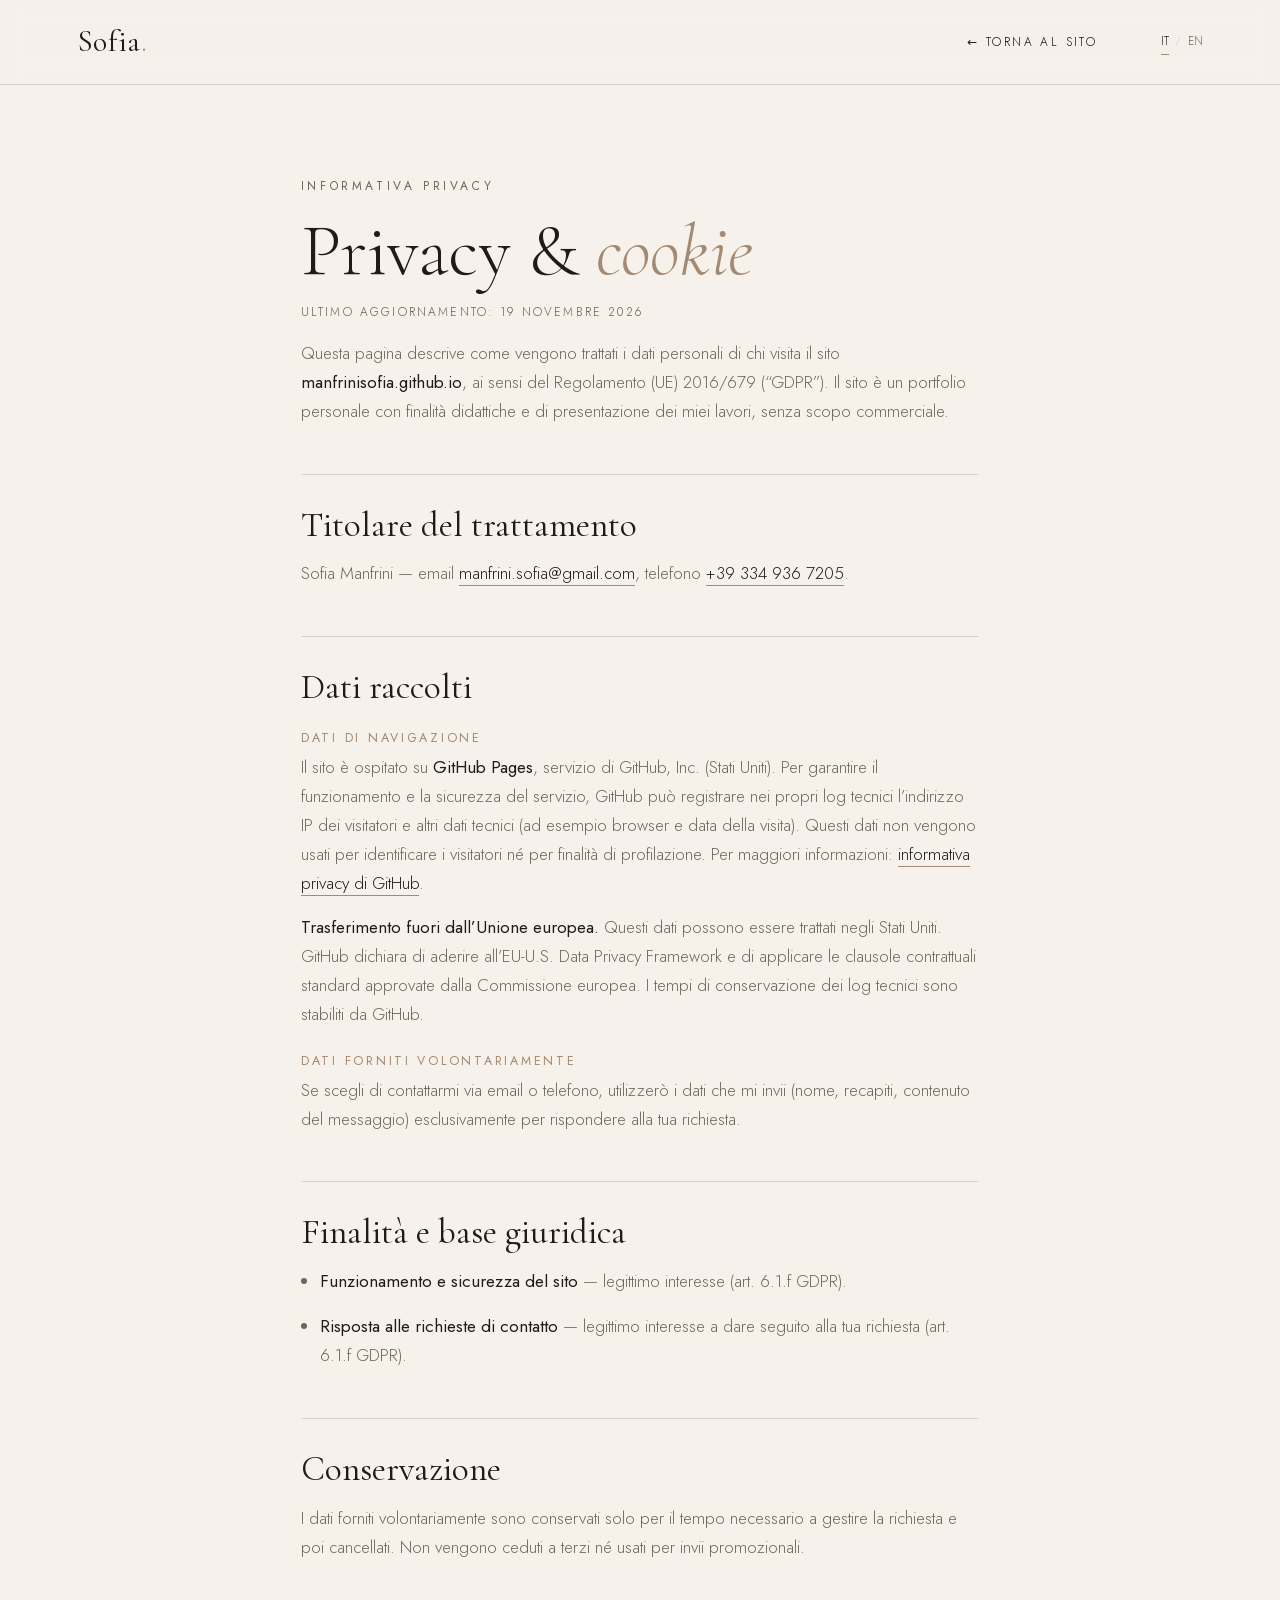
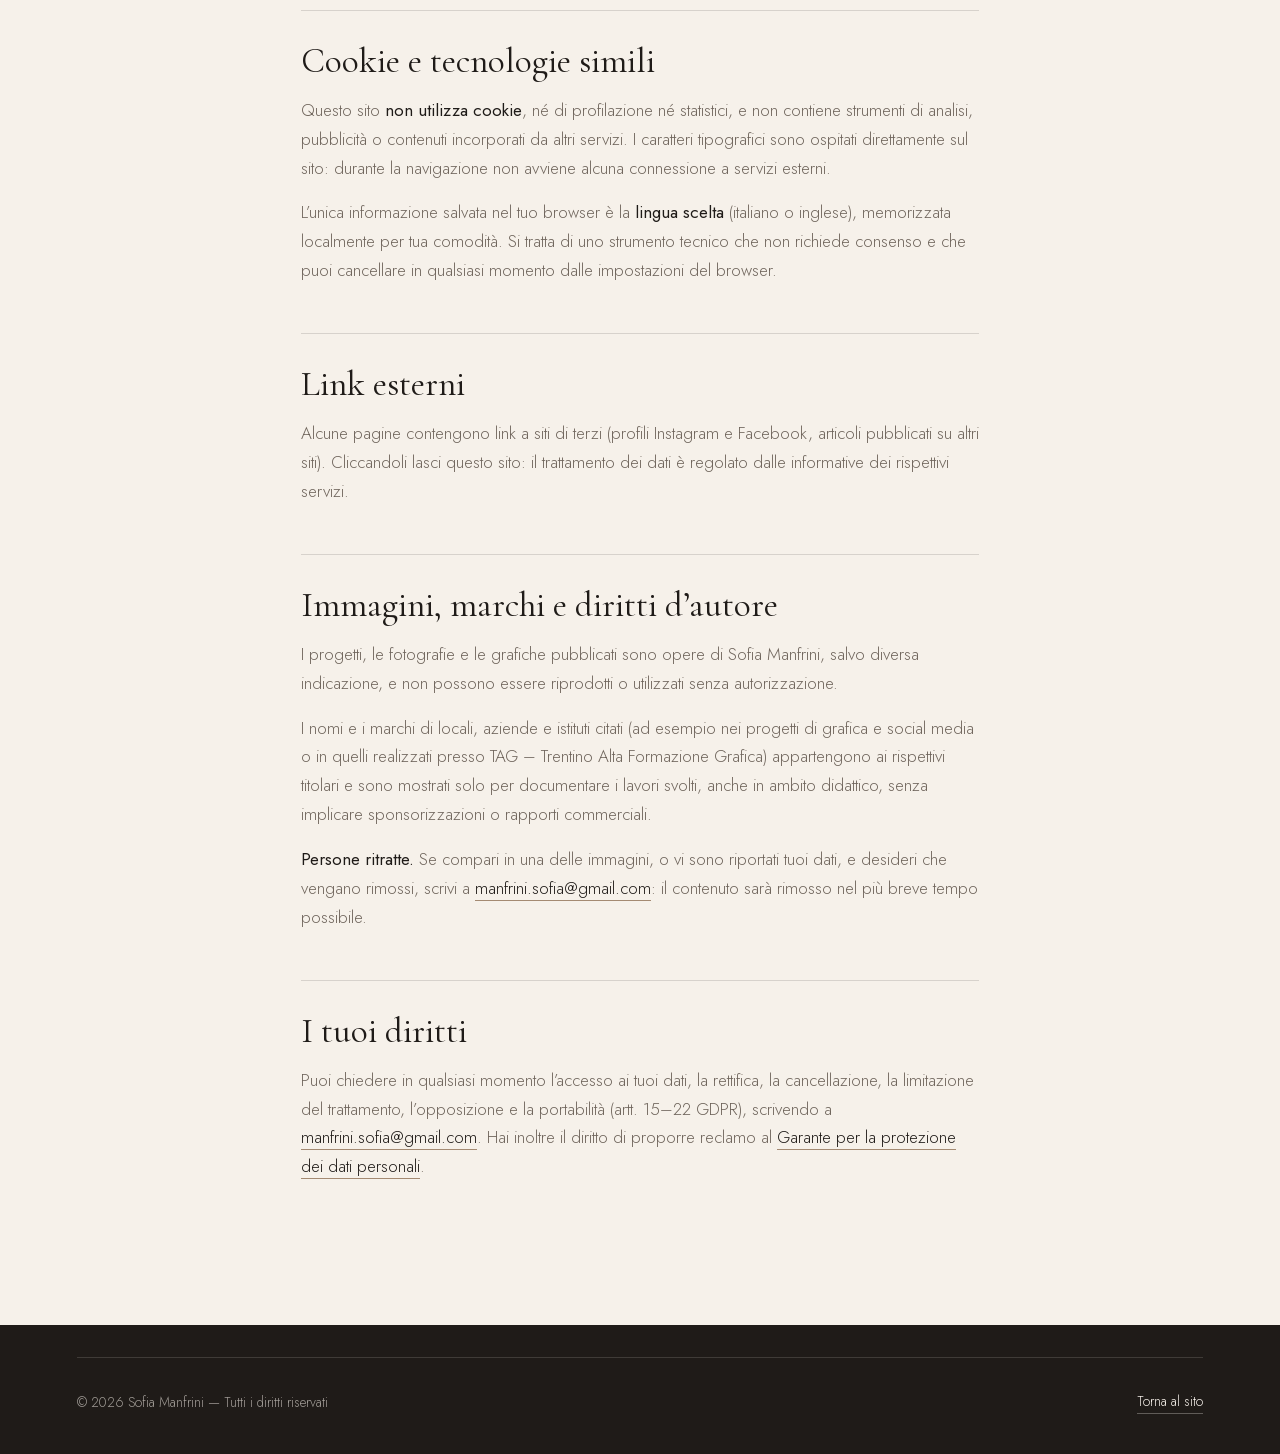
<file: privacy.html>
<!DOCTYPE html>
<html lang="it">
<head>
  <meta charset="UTF-8">
  <meta name="viewport" content="width=device-width, initial-scale=1.0">
  <title>Privacy — Sofia Manfrini</title>
  <meta name="description" content="Informativa privacy del sito di Sofia Manfrini.">
  <meta name="robots" content="noindex">
  <link rel="preload" href="assets/fonts/cormorant-garamond-normal-latin.woff2" as="font" type="font/woff2" crossorigin>
  <link rel="preload" href="assets/fonts/jost-normal-latin.woff2" as="font" type="font/woff2" crossorigin>
  <link rel="stylesheet" href="assets/fonts.css?v=b0bdcb07">
  <link rel="stylesheet" href="styles.css?v=56c73c42">
</head>
<body class="legal-page">

  <header class="nav scrolled" id="nav">
    <a href="index.html" class="logo">Sofia<span>.</span></a>
    <a href="index.html" class="legal-back" data-lang-it="← Torna al sito" data-lang-en="← Back to the site">← Torna al sito</a>
    <div class="lang-switch" id="langSwitch">
      <button data-lang="it" class="active">IT</button><span>/</span><button data-lang="en">EN</button>
    </div>
  </header>

  <main class="legal section">

    <!-- ITALIANO -->
    <article lang="it">
      <p class="eyebrow">Informativa privacy</p>
      <h1>Privacy &amp; <em>cookie</em></h1>
      <p class="legal-updated">Ultimo aggiornamento: 19 novembre 2026</p>

      <p>Questa pagina descrive come vengono trattati i dati personali di chi visita il sito
        <strong>manfrinisofia.github.io</strong>, ai sensi del Regolamento (UE) 2016/679 (“GDPR”).
        Il sito è un portfolio personale con finalità didattiche e di presentazione dei miei lavori,
        senza scopo commerciale.</p>

      <h2>Titolare del trattamento</h2>
      <p>Sofia Manfrini — email <a href="mailto:manfrini.sofia@gmail.com">manfrini.sofia@gmail.com</a>,
        telefono <a href="tel:+393349367205">+39 334 936 7205</a>.</p>

      <h2>Dati raccolti</h2>
      <h3>Dati di navigazione</h3>
      <p>Il sito è ospitato su <strong>GitHub Pages</strong>, servizio di GitHub, Inc. (Stati Uniti).
        Per garantire il funzionamento e la sicurezza del servizio, GitHub può registrare nei propri log tecnici
        l’indirizzo IP dei visitatori e altri dati tecnici (ad esempio browser e data della visita).
        Questi dati non vengono usati per identificare i visitatori né per finalità di profilazione.
        Per maggiori informazioni:
        <a href="https://docs.github.com/site-policy/privacy-policies/github-general-privacy-statement" target="_blank" rel="noopener">informativa privacy di GitHub</a>.</p>
      <p><strong>Trasferimento fuori dall’Unione europea.</strong> Questi dati possono essere trattati negli Stati Uniti.
        GitHub dichiara di aderire all’EU-U.S. Data Privacy Framework e di applicare le clausole contrattuali standard
        approvate dalla Commissione europea. I tempi di conservazione dei log tecnici sono stabiliti da GitHub.</p>

      <h3>Dati forniti volontariamente</h3>
      <p>Se scegli di contattarmi via email o telefono, utilizzerò i dati che mi invii
        (nome, recapiti, contenuto del messaggio) esclusivamente per rispondere alla tua richiesta.</p>

      <h2>Finalità e base giuridica</h2>
      <ul>
        <li><strong>Funzionamento e sicurezza del sito</strong> — legittimo interesse (art. 6.1.f GDPR).</li>
        <li><strong>Risposta alle richieste di contatto</strong> — legittimo interesse a dare seguito alla tua richiesta (art. 6.1.f GDPR).</li>
      </ul>

      <h2>Conservazione</h2>
      <p>I dati forniti volontariamente sono conservati solo per il tempo necessario a gestire la richiesta
        e poi cancellati. Non vengono ceduti a terzi né usati per invii promozionali.</p>

      <h2>Cookie e tecnologie simili</h2>
      <p>Questo sito <strong>non utilizza cookie</strong>, né di profilazione né statistici, e non contiene
        strumenti di analisi, pubblicità o contenuti incorporati da altri servizi.
        I caratteri tipografici sono ospitati direttamente sul sito: durante la navigazione non avviene alcuna
        connessione a servizi esterni.</p>
      <p>L’unica informazione salvata nel tuo browser è la <strong>lingua scelta</strong> (italiano o inglese),
        memorizzata localmente per tua comodità. Si tratta di uno strumento tecnico che non richiede consenso
        e che puoi cancellare in qualsiasi momento dalle impostazioni del browser.</p>

      <h2>Link esterni</h2>
      <p>Alcune pagine contengono link a siti di terzi (profili Instagram e Facebook, articoli pubblicati su altri siti).
        Cliccandoli lasci questo sito:
        il trattamento dei dati è regolato dalle informative dei rispettivi servizi.</p>

      <h2>Immagini, marchi e diritti d’autore</h2>
      <p>I progetti, le fotografie e le grafiche pubblicati sono opere di Sofia Manfrini, salvo diversa indicazione,
        e non possono essere riprodotti o utilizzati senza autorizzazione.</p>
      <p>I nomi e i marchi di locali, aziende e istituti citati (ad esempio nei progetti di grafica e social media
        o in quelli realizzati presso TAG – Trentino Alta Formazione Grafica) appartengono ai rispettivi titolari
        e sono mostrati solo per documentare i lavori svolti, anche in ambito didattico, senza implicare
        sponsorizzazioni o rapporti commerciali.</p>
      <p><strong>Persone ritratte.</strong> Se compari in una delle immagini, o vi sono riportati tuoi dati,
        e desideri che vengano rimossi, scrivi a <a href="mailto:manfrini.sofia@gmail.com">manfrini.sofia@gmail.com</a>:
        il contenuto sarà rimosso nel più breve tempo possibile.</p>

      <h2>I tuoi diritti</h2>
      <p>Puoi chiedere in qualsiasi momento l’accesso ai tuoi dati, la rettifica, la cancellazione,
        la limitazione del trattamento, l’opposizione e la portabilità (artt. 15–22 GDPR), scrivendo a
        <a href="mailto:manfrini.sofia@gmail.com">manfrini.sofia@gmail.com</a>.
        Hai inoltre il diritto di proporre reclamo al
        <a href="https://www.garanteprivacy.it" target="_blank" rel="noopener">Garante per la protezione dei dati personali</a>.</p>
    </article>

    <!-- ENGLISH -->
    <article lang="en" hidden>
      <p class="eyebrow">Privacy notice</p>
      <h1>Privacy &amp; <em>cookies</em></h1>
      <p class="legal-updated">Last updated: 19 November 2026</p>

      <p>This page explains how the personal data of visitors to <strong>manfrinisofia.github.io</strong>
        is processed, in accordance with Regulation (EU) 2016/679 (“GDPR”).
        The site is a personal portfolio created for educational purposes and to present my work,
        with no commercial purpose.</p>

      <h2>Data controller</h2>
      <p>Sofia Manfrini — email <a href="mailto:manfrini.sofia@gmail.com">manfrini.sofia@gmail.com</a>,
        phone <a href="tel:+393349367205">+39 334 936 7205</a>.</p>

      <h2>Data collected</h2>
      <h3>Browsing data</h3>
      <p>The site is hosted on <strong>GitHub Pages</strong>, a service of GitHub, Inc. (United States).
        To operate and secure the service, GitHub may record visitors’ IP addresses and other technical data
        (such as browser and date of visit) in its server logs. This data is not used to identify visitors
        or for profiling. More information:
        <a href="https://docs.github.com/site-policy/privacy-policies/github-general-privacy-statement" target="_blank" rel="noopener">GitHub privacy statement</a>.</p>
      <p><strong>Transfers outside the European Union.</strong> This data may be processed in the United States.
        GitHub states that it complies with the EU-U.S. Data Privacy Framework and applies the standard contractual
        clauses approved by the European Commission. Retention periods for technical logs are set by GitHub.</p>

      <h3>Data you provide</h3>
      <p>If you contact me by email or phone, I will use the data you send (name, contact details,
        message content) solely to reply to your request.</p>

      <h2>Purposes and legal basis</h2>
      <ul>
        <li><strong>Operation and security of the site</strong> — legitimate interest (Art. 6(1)(f) GDPR).</li>
        <li><strong>Replying to contact requests</strong> — legitimate interest in following up on your request (Art. 6(1)(f) GDPR).</li>
      </ul>

      <h2>Retention</h2>
      <p>Data you provide is kept only for as long as needed to handle your request and is then deleted.
        It is not shared with third parties or used for marketing.</p>

      <h2>Cookies and similar technologies</h2>
      <p>This site <strong>does not use cookies</strong> — neither profiling nor analytics — and contains no
        analytics tools, advertising or content embedded from other services. Fonts are hosted on the site itself:
        no connection to external services takes place while browsing.</p>
      <p>The only information stored in your browser is your <strong>language preference</strong> (Italian or English),
        saved locally for your convenience. It is a technical tool that does not require consent and can be
        deleted at any time from your browser settings.</p>

      <h2>External links</h2>
      <p>Some pages link to third-party websites (Instagram and Facebook profiles, articles published on other sites).
        When you follow them you leave this site,
        and data processing is governed by the privacy policies of those services.</p>

      <h2>Images, trademarks and copyright</h2>
      <p>The projects, photographs and graphics published here are works by Sofia Manfrini, unless otherwise stated,
        and may not be reproduced or used without permission.</p>
      <p>The names and trademarks of venues, companies and institutions mentioned (for example in the graphic design and
        social media projects, or in those created at TAG – Trentino Alta Formazione Grafica) belong to their respective
        owners and are shown only to document the work carried out, including for educational purposes, without implying
        sponsorship or any commercial relationship.</p>
      <p><strong>People portrayed.</strong> If you appear in one of the images, or your personal data is shown, and you
        would like it removed, write to <a href="mailto:manfrini.sofia@gmail.com">manfrini.sofia@gmail.com</a>:
        the content will be removed as soon as possible.</p>

      <h2>Your rights</h2>
      <p>You may at any time request access to, rectification or erasure of your data, restriction of processing,
        object to processing, or request data portability (Arts. 15–22 GDPR) by writing to
        <a href="mailto:manfrini.sofia@gmail.com">manfrini.sofia@gmail.com</a>.
        You also have the right to lodge a complaint with the Italian supervisory authority,
        the <a href="https://www.garanteprivacy.it" target="_blank" rel="noopener">Garante per la protezione dei dati personali</a>.</p>
    </article>
  </main>

  <footer class="footer">
    <div class="footer-row">
      <p class="footer-copy" data-lang-it="© 2026 Sofia Manfrini — Tutti i diritti riservati" data-lang-en="© 2026 Sofia Manfrini — All rights reserved">© 2026 Sofia Manfrini — Tutti i diritti riservati</p>
      <a href="index.html" class="footer-link" data-lang-it="Torna al sito" data-lang-en="Back to the site">Torna al sito</a>
    </div>
  </footer>

  <script>
    // Lingua condivisa con il resto del sito (preferenza salvata nel browser)
    (() => {
      const switchEl = document.getElementById('langSwitch');
      const apply = lang => {
        document.documentElement.lang = lang;
        document.querySelectorAll('article[lang]').forEach(a => { a.hidden = a.lang !== lang; });
        document.querySelectorAll('[data-lang-it]').forEach(el => { el.textContent = el.dataset['lang' + (lang === 'en' ? 'En' : 'It')]; });
        switchEl.querySelectorAll('button').forEach(b => b.classList.toggle('active', b.dataset.lang === lang));
      };
      let lang = 'it';
      try { if (localStorage.getItem('lang') === 'en') lang = 'en'; } catch (e) {}
      if (new URLSearchParams(location.search).get('lang') === 'en') lang = 'en';
      apply(lang);
      switchEl.addEventListener('click', e => {
        const b = e.target.closest('button');
        if (!b) return;
        try { localStorage.setItem('lang', b.dataset.lang); } catch (err) {}
        apply(b.dataset.lang);
      });
    })();
  </script>
</body>
</html>
</file>
<file: assets/fonts.css>
/* Caratteri ospitati sul sito (nessuna connessione a Google durante la navigazione) */
@font-face {
  font-family: 'Cormorant Garamond';
  font-style: italic;
  font-weight: 300;
  font-display: swap;
  src: url(fonts/cormorant-garamond-italic-latin-ext.woff2) format('woff2');
  unicode-range: U+0100-02BA, U+02BD-02C5, U+02C7-02CC, U+02CE-02D7, U+02DD-02FF, U+0304, U+0308, U+0329, U+1D00-1DBF, U+1E00-1E9F, U+1EF2-1EFF, U+2020, U+20A0-20AB, U+20AD-20C4, U+2113, U+2C60-2C7F, U+A720-A7FF;
}
@font-face {
  font-family: 'Cormorant Garamond';
  font-style: italic;
  font-weight: 300;
  font-display: swap;
  src: url(fonts/cormorant-garamond-italic-latin.woff2) format('woff2');
  unicode-range: U+0000-00FF, U+0131, U+0152-0153, U+02BB-02BC, U+02C6, U+02DA, U+02DC, U+0304, U+0308, U+0329, U+2000-206F, U+20AC, U+2122, U+2191, U+2193, U+2212, U+2215, U+FEFF, U+FFFD;
}
@font-face {
  font-family: 'Cormorant Garamond';
  font-style: italic;
  font-weight: 400;
  font-display: swap;
  src: url(fonts/cormorant-garamond-italic-latin-ext.woff2) format('woff2');
  unicode-range: U+0100-02BA, U+02BD-02C5, U+02C7-02CC, U+02CE-02D7, U+02DD-02FF, U+0304, U+0308, U+0329, U+1D00-1DBF, U+1E00-1E9F, U+1EF2-1EFF, U+2020, U+20A0-20AB, U+20AD-20C4, U+2113, U+2C60-2C7F, U+A720-A7FF;
}
@font-face {
  font-family: 'Cormorant Garamond';
  font-style: italic;
  font-weight: 400;
  font-display: swap;
  src: url(fonts/cormorant-garamond-italic-latin.woff2) format('woff2');
  unicode-range: U+0000-00FF, U+0131, U+0152-0153, U+02BB-02BC, U+02C6, U+02DA, U+02DC, U+0304, U+0308, U+0329, U+2000-206F, U+20AC, U+2122, U+2191, U+2193, U+2212, U+2215, U+FEFF, U+FFFD;
}
@font-face {
  font-family: 'Cormorant Garamond';
  font-style: normal;
  font-weight: 300;
  font-display: swap;
  src: url(fonts/cormorant-garamond-normal-latin-ext.woff2) format('woff2');
  unicode-range: U+0100-02BA, U+02BD-02C5, U+02C7-02CC, U+02CE-02D7, U+02DD-02FF, U+0304, U+0308, U+0329, U+1D00-1DBF, U+1E00-1E9F, U+1EF2-1EFF, U+2020, U+20A0-20AB, U+20AD-20C4, U+2113, U+2C60-2C7F, U+A720-A7FF;
}
@font-face {
  font-family: 'Cormorant Garamond';
  font-style: normal;
  font-weight: 300;
  font-display: swap;
  src: url(fonts/cormorant-garamond-normal-latin.woff2) format('woff2');
  unicode-range: U+0000-00FF, U+0131, U+0152-0153, U+02BB-02BC, U+02C6, U+02DA, U+02DC, U+0304, U+0308, U+0329, U+2000-206F, U+20AC, U+2122, U+2191, U+2193, U+2212, U+2215, U+FEFF, U+FFFD;
}
@font-face {
  font-family: 'Cormorant Garamond';
  font-style: normal;
  font-weight: 400;
  font-display: swap;
  src: url(fonts/cormorant-garamond-normal-latin-ext.woff2) format('woff2');
  unicode-range: U+0100-02BA, U+02BD-02C5, U+02C7-02CC, U+02CE-02D7, U+02DD-02FF, U+0304, U+0308, U+0329, U+1D00-1DBF, U+1E00-1E9F, U+1EF2-1EFF, U+2020, U+20A0-20AB, U+20AD-20C4, U+2113, U+2C60-2C7F, U+A720-A7FF;
}
@font-face {
  font-family: 'Cormorant Garamond';
  font-style: normal;
  font-weight: 400;
  font-display: swap;
  src: url(fonts/cormorant-garamond-normal-latin.woff2) format('woff2');
  unicode-range: U+0000-00FF, U+0131, U+0152-0153, U+02BB-02BC, U+02C6, U+02DA, U+02DC, U+0304, U+0308, U+0329, U+2000-206F, U+20AC, U+2122, U+2191, U+2193, U+2212, U+2215, U+FEFF, U+FFFD;
}
@font-face {
  font-family: 'Cormorant Garamond';
  font-style: normal;
  font-weight: 500;
  font-display: swap;
  src: url(fonts/cormorant-garamond-normal-latin-ext.woff2) format('woff2');
  unicode-range: U+0100-02BA, U+02BD-02C5, U+02C7-02CC, U+02CE-02D7, U+02DD-02FF, U+0304, U+0308, U+0329, U+1D00-1DBF, U+1E00-1E9F, U+1EF2-1EFF, U+2020, U+20A0-20AB, U+20AD-20C4, U+2113, U+2C60-2C7F, U+A720-A7FF;
}
@font-face {
  font-family: 'Cormorant Garamond';
  font-style: normal;
  font-weight: 500;
  font-display: swap;
  src: url(fonts/cormorant-garamond-normal-latin.woff2) format('woff2');
  unicode-range: U+0000-00FF, U+0131, U+0152-0153, U+02BB-02BC, U+02C6, U+02DA, U+02DC, U+0304, U+0308, U+0329, U+2000-206F, U+20AC, U+2122, U+2191, U+2193, U+2212, U+2215, U+FEFF, U+FFFD;
}
@font-face {
  font-family: 'Jost';
  font-style: normal;
  font-weight: 300;
  font-display: swap;
  src: url(fonts/jost-normal-latin-ext.woff2) format('woff2');
  unicode-range: U+0100-02BA, U+02BD-02C5, U+02C7-02CC, U+02CE-02D7, U+02DD-02FF, U+0304, U+0308, U+0329, U+1D00-1DBF, U+1E00-1E9F, U+1EF2-1EFF, U+2020, U+20A0-20AB, U+20AD-20C4, U+2113, U+2C60-2C7F, U+A720-A7FF;
}
@font-face {
  font-family: 'Jost';
  font-style: normal;
  font-weight: 300;
  font-display: swap;
  src: url(fonts/jost-normal-latin.woff2) format('woff2');
  unicode-range: U+0000-00FF, U+0131, U+0152-0153, U+02BB-02BC, U+02C6, U+02DA, U+02DC, U+0304, U+0308, U+0329, U+2000-206F, U+20AC, U+2122, U+2191, U+2193, U+2212, U+2215, U+FEFF, U+FFFD;
}
@font-face {
  font-family: 'Jost';
  font-style: normal;
  font-weight: 400;
  font-display: swap;
  src: url(fonts/jost-normal-latin-ext.woff2) format('woff2');
  unicode-range: U+0100-02BA, U+02BD-02C5, U+02C7-02CC, U+02CE-02D7, U+02DD-02FF, U+0304, U+0308, U+0329, U+1D00-1DBF, U+1E00-1E9F, U+1EF2-1EFF, U+2020, U+20A0-20AB, U+20AD-20C4, U+2113, U+2C60-2C7F, U+A720-A7FF;
}
@font-face {
  font-family: 'Jost';
  font-style: normal;
  font-weight: 400;
  font-display: swap;
  src: url(fonts/jost-normal-latin.woff2) format('woff2');
  unicode-range: U+0000-00FF, U+0131, U+0152-0153, U+02BB-02BC, U+02C6, U+02DA, U+02DC, U+0304, U+0308, U+0329, U+2000-206F, U+20AC, U+2122, U+2191, U+2193, U+2212, U+2215, U+FEFF, U+FFFD;
}
@font-face {
  font-family: 'Jost';
  font-style: normal;
  font-weight: 500;
  font-display: swap;
  src: url(fonts/jost-normal-latin-ext.woff2) format('woff2');
  unicode-range: U+0100-02BA, U+02BD-02C5, U+02C7-02CC, U+02CE-02D7, U+02DD-02FF, U+0304, U+0308, U+0329, U+1D00-1DBF, U+1E00-1E9F, U+1EF2-1EFF, U+2020, U+20A0-20AB, U+20AD-20C4, U+2113, U+2C60-2C7F, U+A720-A7FF;
}
@font-face {
  font-family: 'Jost';
  font-style: normal;
  font-weight: 500;
  font-display: swap;
  src: url(fonts/jost-normal-latin.woff2) format('woff2');
  unicode-range: U+0000-00FF, U+0131, U+0152-0153, U+02BB-02BC, U+02C6, U+02DA, U+02DC, U+0304, U+0308, U+0329, U+2000-206F, U+20AC, U+2122, U+2191, U+2193, U+2212, U+2215, U+FEFF, U+FFFD;
}
</file>
<file: styles.css>
:root {
  --cream: #f6f1ea;
  --sand: #ebe2d6;
  --taupe: #a48a72;
  --ink: #1f1b18;
  --muted: #6f655c;
  --line: rgba(31, 27, 24, .14);
  --serif: 'Cormorant Garamond', Georgia, serif;
  --sans: 'Jost', system-ui, sans-serif;
  --ease: cubic-bezier(.2, .7, .1, 1);
}

* { margin: 0; padding: 0; box-sizing: border-box; }
html { scroll-behavior: smooth; }
section[id] { scroll-margin-top: 4.5rem; }
body {
  background: var(--cream);
  color: var(--ink);
  font-family: var(--sans);
  font-weight: 300;
  font-size: 17px;
  line-height: 1.7;
  overflow-x: hidden;
}
img { display: block; width: 100%; height: 100%; object-fit: cover; }
a { color: inherit; text-decoration: none; }
button { font: inherit; cursor: pointer; background: none; border: 0; color: inherit; }
em { font-style: italic; color: var(--taupe); font-weight: 300; }

h1, h2, h3, h4 { font-family: var(--serif); font-weight: 300; line-height: 1.05; }
h2 { font-size: clamp(2.6rem, 5.5vw, 4.6rem); margin-bottom: 1.5rem; }

.section { padding: clamp(5rem, 10vw, 9rem) clamp(1.25rem, 6vw, 6rem); }
.eyebrow {
  font-size: .75rem; letter-spacing: .3em; text-transform: uppercase;
  color: var(--taupe); margin-bottom: 1.4rem; font-weight: 400;
}
.center { text-align: center; }

/* Buttons */
.btn {
  display: inline-block; padding: 1.05rem 2.4rem; font-size: .78rem;
  letter-spacing: .22em; text-transform: uppercase; font-weight: 400;
  transition: background .4s var(--ease), color .4s var(--ease);
}
.btn-dark { background: var(--ink); color: var(--cream); }
.btn-dark:hover { background: var(--taupe); }
.link-line {
  font-size: .78rem; letter-spacing: .22em; text-transform: uppercase;
  position: relative; padding-bottom: 4px;
}
.link-line::after {
  content: ''; position: absolute; left: 0; bottom: 0; width: 100%; height: 1px;
  background: currentColor; transform-origin: right; transition: transform .5s var(--ease);
}
.link-line:hover::after { transform: scaleX(0); }

/* NAV */
.nav {
  position: fixed; inset: 0 0 auto; z-index: 50;
  display: flex; justify-content: space-between; align-items: center;
  padding: 1.6rem clamp(1.25rem, 6vw, 6rem);
  transition: padding .4s var(--ease), background .4s, box-shadow .4s;
}
.nav.scrolled { padding-block: 1rem; background: rgba(246, 241, 234, .9); backdrop-filter: blur(12px); box-shadow: 0 1px 0 var(--line); }
.logo { font-family: var(--serif); font-size: 1.9rem; font-weight: 400; letter-spacing: .02em; }
.logo span { color: var(--taupe); }
.nav-links { display: flex; gap: 2.6rem; align-items: center; }
.nav-links a { font-size: .78rem; letter-spacing: .2em; text-transform: uppercase; position: relative; }
.nav-links a:not(.nav-cta)::after {
  content: ''; position: absolute; left: 0; bottom: -4px; width: 100%; height: 1px;
  background: var(--taupe); transform: scaleX(0); transform-origin: left; transition: transform .4s var(--ease);
}
.nav-links a:hover::after { transform: scaleX(1); }
.nav-cta { border: 1px solid var(--ink); padding: .6rem 1.4rem; transition: .3s; }
.nav-cta:hover { background: var(--ink); color: var(--cream); }
.lang-switch { display: flex; align-items: center; gap: .35rem; font-size: .72rem; letter-spacing: .15em; margin-left: 2.2rem; }
.lang-switch span { color: var(--line); }
.lang-switch button { color: var(--muted); padding: .2rem 0; transition: color .3s; }
.lang-switch button.active { color: var(--ink); border-bottom: 1px solid var(--taupe); }
.lang-switch button:hover { color: var(--taupe); }
.nav-links { margin-left: auto; }
.burger { display: none; width: 32px; height: 20px; position: relative; z-index: 60; }
.burger span { position: absolute; left: 0; width: 100%; height: 1px; background: var(--ink); transition: .4s var(--ease); }
.burger span:first-child { top: 5px; }
.burger span:last-child { bottom: 5px; }
.burger.open span:first-child { top: 9px; transform: rotate(45deg); }
.burger.open span:last-child { bottom: 10px; transform: rotate(-45deg); }

/* HERO */
.hero {
  min-height: 100vh; min-height: 100svh; display: grid; grid-template-columns: 1.05fr 1fr; gap: clamp(2.5rem, 4vw, 4rem);
  align-items: center; padding: 8rem clamp(1.25rem, 6vw, 6rem) 5rem; position: relative;
}
.hero h1 { font-size: clamp(2.7rem, 6.2vw, 7rem); margin-bottom: 2rem; }
.hero-roles { font-size: .85rem; letter-spacing: .25em; text-transform: uppercase; color: var(--muted); margin-bottom: 3rem; }
.hero-roles { display: flex; flex-wrap: wrap; align-items: center; gap: .3rem 1rem; }
.hero-roles span { white-space: nowrap; }
.hero-roles i { color: var(--taupe); font-style: normal; }
.hero-actions { display: flex; align-items: center; gap: 2.4rem; flex-wrap: wrap; }
.hero-visual { position: relative; height: min(78vh, 720px); display: flex; flex-direction: column; align-items: flex-end; }
.hero-portrait { height: calc(100% - 2.5rem); aspect-ratio: 3/4; max-width: 100%; overflow: hidden; }
.hero-portrait img { object-position: center center; transition: transform 1.6s var(--ease); }
.hero-caption {
  display: flex; align-items: center; gap: .9rem; margin-top: 1.1rem;
  font-size: .68rem; letter-spacing: .28em; text-transform: uppercase; color: var(--muted);
}
.hero-caption::before { content: ''; width: 2.4rem; height: 1px; background: var(--taupe); }
.hero-caption i { font-style: normal; color: var(--taupe); }
.scroll-hint {
  position: absolute; bottom: 2rem; left: clamp(1.25rem, 6vw, 6rem);
  font-size: .7rem; letter-spacing: .3em; text-transform: uppercase; color: var(--muted);
  padding-left: 3.5rem;
}
.scroll-hint::before { content: ''; position: absolute; left: 0; top: 50%; width: 2.8rem; height: 1px; background: var(--muted); animation: line 2.4s var(--ease) infinite; transform-origin: left; }
@keyframes line { 0% { transform: scaleX(0); } 50% { transform: scaleX(1); } 100% { transform: scaleX(1); opacity: 0; } }

/* MARQUEE */
.marquee { border-block: 1px solid var(--line); overflow: hidden; padding: 1.4rem 0; background: var(--sand); }
.marquee-track { display: flex; gap: 2.5rem; width: max-content; animation: marquee 32s linear infinite; align-items: center; }
.marquee span { font-family: var(--serif); font-size: clamp(1.6rem, 3vw, 2.4rem); font-style: italic; white-space: nowrap; }
.marquee i { color: var(--taupe); font-style: normal; }
@keyframes marquee { to { transform: translateX(-50%); } }

/* ABOUT */
.about { display: grid; grid-template-columns: 1fr 1.1fr; gap: clamp(3rem, 8vw, 8rem); align-items: center; }
.about-img { position: relative; aspect-ratio: 4/5; }
.about-img::before { content: ''; position: absolute; inset: 2rem -2rem -2rem 2rem; border: 1px solid var(--taupe); z-index: -1; }
.education { margin-top: 2.6rem; max-width: 34rem; }
.education-title { font-size: .7rem; letter-spacing: .3em; text-transform: uppercase; color: var(--taupe); margin-bottom: .6rem; }
.education ul { list-style: none; }
.education li { display: grid; grid-template-columns: 9rem 1fr; gap: 1.5rem; padding: 1.1rem 0; border-top: 1px solid var(--line); }
.education li:last-child { border-bottom: 1px solid var(--line); }
.edu-when { font-size: .68rem; letter-spacing: .2em; text-transform: uppercase; color: var(--muted); padding-top: .35rem; }
.education strong { display: block; font-family: var(--serif); font-weight: 400; font-size: 1.35rem; line-height: 1.25; }
.education li span:not(.edu-when) { font-size: .9rem; color: var(--muted); }
.about-text p:not(.eyebrow):not(.education-title) { color: var(--muted); margin-bottom: 1.2rem; max-width: 34rem; }

.section-head { margin-bottom: 4rem; }
.section-head.split { display: flex; justify-content: space-between; align-items: flex-end; gap: 2rem; flex-wrap: wrap; }

/* PORTFOLIO — sezione in contrasto (fondo scuro) */
.portfolio { background: var(--ink); color: var(--cream); }
.portfolio .filters button { border-color: rgba(246, 241, 234, .2); }
.portfolio .filters button:hover { border-color: var(--cream); }
.portfolio .filters button.active { background: var(--cream); color: var(--ink); border-color: var(--cream); }
.portfolio .project-meta { border-bottom-color: rgba(246, 241, 234, .15); }
.portfolio .project-meta p { color: rgba(246, 241, 234, .6); }
.filters { display: flex; gap: .4rem; flex-wrap: wrap; }
.filters button {
  font-size: .75rem; letter-spacing: .18em; text-transform: uppercase;
  padding: .6rem 1.3rem; border: 1px solid var(--line); border-radius: 99px; transition: .3s;
}
.filters button:hover { border-color: var(--ink); }
.filters button.active { background: var(--ink); color: var(--cream); border-color: var(--ink); }

/* TAG — sezione rossa. Contrasto su #f05050: inchiostro 4.86:1 (AA anche per testo piccolo),
   crema 3.13:1 (solo testo grande, quindi usato per la parte in corsivo del titolo) */
.tag { --tag-red: #f05050; background: var(--tag-red); color: var(--ink); }
.tag .eyebrow { color: var(--ink); }
.tag h2 em { color: var(--cream); }
.tag-intro { max-width: 30rem; font-size: 1.02rem; color: var(--ink); }
.tag .project-meta { border-bottom-color: rgba(31, 27, 24, .3); }
.tag .project-num, .tag .project-arrow, .tag .project-meta p { color: var(--ink); }
.tag .project-img { box-shadow: 0 24px 50px -28px rgba(31, 27, 24, .55); }

/* CONTACT */
.contact { display: grid; grid-template-columns: 1fr 1.3fr; gap: clamp(2rem, 8vw, 8rem); align-items: end; background: var(--ink); color: var(--cream); }
.contact .contact-info li { border-bottom-color: rgba(246, 241, 234, .15); }
.contact-info { list-style: none; font-size: clamp(1.05rem, 1.6vw, 1.3rem); }
.contact-info li { padding: 1.1rem 0; border-bottom: 1px solid var(--line); display: flex; gap: 2rem; }
.contact-info span { width: 7rem; font-size: .7rem; letter-spacing: .22em; text-transform: uppercase; color: var(--taupe); padding-top: .25rem; flex-shrink: 0; }
.contact-info a:hover { color: var(--taupe); }
.contact-info .plain { width: auto; font-size: inherit; letter-spacing: 0; text-transform: none; color: inherit; padding: 0; }

/* FOOTER */
.footer { background: var(--ink); color: var(--cream); padding: 2rem clamp(1.25rem, 6vw, 6rem) 2.5rem; }
.logo.big { font-size: clamp(3.2rem, 11vw, 10rem); display: block; line-height: 1; margin-bottom: 3rem; font-weight: 300; }
.footer-row { display: flex; justify-content: space-between; align-items: center; gap: 1.5rem; flex-wrap: wrap; padding-top: 2rem; border-top: 1px solid rgba(246, 241, 234, .15); font-size: .85rem; color: rgba(246, 241, 234, .6); }

.footer-copy i { font-style: normal; margin: 0 .5rem; color: var(--taupe); }
.footer-link { color: var(--cream); border-bottom: 1px solid rgba(246, 241, 234, .3); transition: border-color .3s; }
.footer-link:hover { border-color: var(--taupe); }

/* PAGINA PRIVACY */
.legal-page .nav { gap: 2rem; }
.legal-back { margin-left: auto; font-size: .75rem; letter-spacing: .2em; text-transform: uppercase; }
.legal-back:hover { color: var(--taupe); }
.legal-page .lang-switch { margin-left: 2rem; }
.legal { max-width: 52rem; margin: 0 auto; padding-top: clamp(8rem, 14vw, 11rem); }
.legal h1 { font-size: clamp(2.8rem, 6vw, 4.6rem); margin-bottom: .8rem; }
.legal-updated { font-size: .75rem; letter-spacing: .18em; text-transform: uppercase; color: var(--muted); margin-bottom: 3rem; }
.legal h2 { font-size: clamp(1.7rem, 3vw, 2.2rem); font-weight: 400; margin: 3rem 0 1rem; padding-top: 2rem; border-top: 1px solid var(--line); }
.legal h3 { font-family: var(--sans); font-size: .78rem; font-weight: 400; letter-spacing: .22em; text-transform: uppercase; color: var(--taupe); margin: 1.6rem 0 .5rem; }
.legal p, .legal li { color: var(--muted); margin-bottom: 1rem; }
.legal strong { color: var(--ink); font-weight: 400; }
.legal ul { padding-left: 1.2rem; }
.legal a:not(.btn) { color: var(--ink); border-bottom: 1px solid var(--taupe); }
.legal a:hover { color: var(--taupe); }
a[href^="tel:"] { white-space: nowrap; }

/* PROJECT CARDS */
.projects { display: grid; grid-template-columns: repeat(3, 1fr); gap: 3.5rem 2rem; }
.project { display: block; }
.project.hide { display: none; }
.project:nth-child(3n+2) { margin-top: 4rem; }
.project-img { aspect-ratio: 4/5; overflow: hidden; background: var(--sand); }
.project-img img { transition: transform 1.4s var(--ease), filter .6s; filter: saturate(.9); }
.project-img.contain { padding: 12%; display: grid; place-items: center; }
.project-img.contain img { height: auto; max-height: 100%; object-fit: contain; box-shadow: 0 18px 40px -18px rgba(31, 27, 24, .35); }
.project-img.contain.wide { padding: 7%; }               /* strisce orizzontali: più spazio all'immagine */
.project-meta { display: grid; grid-template-columns: auto 1fr auto; gap: 1.2rem; align-items: baseline; padding-top: 1.2rem; border-bottom: 1px solid var(--line); padding-bottom: 1.1rem; }
.project-num { font-family: var(--serif); font-style: italic; color: var(--taupe); }
.project h3 { font-size: 1.9rem; margin-bottom: .2rem; }
.project-meta p { font-size: .7rem; letter-spacing: .2em; text-transform: uppercase; color: var(--muted); }
.project-arrow { transition: transform .5s var(--ease); color: var(--taupe); }
.project:hover .project-arrow { transform: translateX(6px); }

/* Effetti al passaggio del mouse solo su dispositivi con puntatore */
@media (hover: hover) {
  .project:hover .project-img img { transform: scale(1.05); filter: saturate(1); }
  .hero-portrait:hover img { transform: scale(1.03); }
  .pv-gallery figure:hover img { transform: scale(1.03); }
}

/* PROJECT VIEW — colori dal tema del lavoro */
.project-view {
  --pv-bg: var(--cream); --pv-fg: var(--ink); --pv-accent: var(--taupe);
  --pv-muted: color-mix(in srgb, var(--pv-fg) 68%, var(--pv-bg));
  --pv-line: color-mix(in srgb, var(--pv-fg) 16%, transparent);
  position: fixed; inset: 0; z-index: 80; overflow-y: auto;
  background: var(--pv-bg); color: var(--pv-fg);
  opacity: 0; visibility: hidden; transform: translateY(24px);
  transition: opacity .5s var(--ease), transform .6s var(--ease), visibility 0s .6s, background-color .6s, color .6s;
}
.project-view.open { opacity: 1; visibility: visible; transform: none; transition: opacity .5s var(--ease), transform .6s var(--ease), background-color .6s, color .6s; }
.pv-bar {
  position: sticky; top: 0; z-index: 2; display: flex; justify-content: space-between; align-items: center;
  padding: 1.2rem clamp(1.25rem, 6vw, 6rem); backdrop-filter: blur(12px);
  background: color-mix(in srgb, var(--pv-bg) 90%, transparent);
  border-bottom: 1px solid var(--pv-line);
}
.pv-back, .pv-count { font-size: .75rem; letter-spacing: .2em; text-transform: uppercase; }
.pv-back:hover { color: var(--pv-accent); }
.pv-count { color: var(--pv-muted); }
.pv-head { padding: clamp(3rem, 7vw, 6rem) clamp(1.25rem, 6vw, 6rem) 3rem; max-width: 60rem; }
.project-view .eyebrow { color: var(--pv-accent); }
.pv-head h2 { font-size: clamp(3rem, 7vw, 6rem); }
.pv-desc { color: var(--pv-muted); max-width: 40rem; }
.pv-links { display: flex; flex-wrap: wrap; gap: 1rem 2.4rem; margin-top: 1.8rem; }
.pv-links:empty { display: none; }
.pv-links { align-items: center; }
.pv-links a::after { background: var(--pv-accent); }
/* Pulsante di download (es. menù in PDF) — colori dal tema del lavoro */
.pv-download {
  display: inline-flex; align-items: center; gap: .8rem; padding: .95rem 1.6rem;
  border: 1px solid var(--pv-fg); color: var(--pv-fg);
  font-size: .75rem; letter-spacing: .2em; text-transform: uppercase; font-weight: 400;
  transition: background .4s var(--ease), color .4s var(--ease);
}
.pv-download svg { width: 18px; height: 18px; flex-shrink: 0; color: var(--pv-accent); transition: color .4s var(--ease); }
.pv-download i { font-style: normal; color: var(--pv-accent); margin: 0 .2rem; }
.pv-size { white-space: nowrap; }
.pv-download:hover { background: var(--pv-fg); color: var(--pv-bg); }
.pv-download:hover svg, .pv-download:hover i { color: var(--pv-bg); }
.pv-gallery { display: flex; gap: 1.2rem; align-items: flex-start; padding: 0 clamp(1.25rem, 6vw, 6rem); }
.pv-col { flex: 1; min-width: 0; display: flex; flex-direction: column; gap: 1.2rem; }
.pv-gallery figure { overflow: hidden; cursor: zoom-in; background: color-mix(in srgb, var(--pv-fg) 8%, var(--pv-bg)); }
.project-view.dark .pv-gallery figure { box-shadow: 0 20px 40px -24px rgba(0, 0, 0, .6); }
.pv-gallery img { opacity: 0; transition: opacity .8s var(--ease), transform 1.2s var(--ease); }
.pv-gallery img.loaded { opacity: 1; }
.pv-gallery.single { max-width: 72rem; margin: 0 auto; }
.pv-next { padding: 5rem clamp(1.25rem, 6vw, 6rem) 6rem; text-align: right; }
.pv-next a { display: inline-block; }
.pv-next strong { display: block; font-family: var(--serif); font-weight: 300; font-size: clamp(2.2rem, 5vw, 4rem); line-height: 1.1; transition: color .3s; }
.pv-next a:hover strong { color: var(--pv-accent); }

/* LIGHTBOX */
.lightbox {
  position: fixed; inset: 0; z-index: 100; background: rgba(24, 21, 19, .96);
  display: flex; align-items: center; justify-content: center;
  opacity: 0; pointer-events: none; transition: opacity .4s; padding: 4rem 5rem;
}
.lightbox.open { opacity: 1; pointer-events: auto; }
.lightbox img { max-width: 100%; max-height: 100%; width: auto; height: auto; object-fit: contain; user-select: none; }
.lb-close { position: absolute; top: 1rem; right: 1.6rem; color: var(--cream); font-size: 2.6rem; font-weight: 200; line-height: 1; }
.lb-nav { position: absolute; top: 50%; transform: translateY(-50%); color: var(--cream); font-size: 3rem; font-weight: 200; padding: 1rem; opacity: .7; transition: opacity .3s; }
.lb-nav:hover { opacity: 1; }
.lb-prev { left: 1rem; }
.lb-next { right: 1rem; }
.lb-counter { position: absolute; bottom: 1.2rem; left: 0; right: 0; text-align: center; color: rgba(246, 241, 234, .7); font-size: .75rem; letter-spacing: .25em; }

/* REVEAL */
.reveal { opacity: 0; transform: translateY(30px); transition: opacity 1s var(--ease), transform 1s var(--ease); }
.reveal.in { opacity: 1; transform: none; }

/* RESPONSIVE */
@media (max-width: 1100px) {
  .projects { gap: 3rem 1.4rem; }
  .project h3 { font-size: 1.6rem; }
}
@media (max-width: 980px) {
  .hero, .about, .contact { grid-template-columns: 1fr; }
  .hero { min-height: auto; padding-top: 7.5rem; gap: 2.5rem; }
  .hero h1 { font-size: clamp(2.7rem, 9vw, 5.4rem); }
  .about-img { max-width: 520px; width: 100%; }
  .section-head { margin-bottom: 3rem; }
  .hero-visual { height: auto; }
  .hero-portrait { width: 100%; height: auto; aspect-ratio: 4/3; }
  .scroll-hint { display: none; }
  .projects { grid-template-columns: 1fr 1fr; }
  .project:nth-child(3n+2) { margin-top: 0; }
  .project:nth-child(even) { margin-top: 3rem; }
}
@media (max-width: 760px) {
  .burger { display: block; }
  .lang-switch { margin-left: auto; margin-right: 1.4rem; position: relative; z-index: 60; }
  .nav-links {
    position: fixed; inset: 0; background: var(--cream); flex-direction: column; justify-content: center;
    gap: 2rem; opacity: 0; pointer-events: none; transition: opacity .4s;
  }
  .nav-links.open { opacity: 1; pointer-events: auto; }
  .nav-links a { font-family: var(--serif); font-size: 2.2rem; text-transform: none; letter-spacing: 0; }
  .nav-cta { border: 0; padding: 0; }
  .about-img::before { inset: 1rem -1rem -1rem 1rem; }
  .about-img { margin-bottom: 1.5rem; }
  .education li { grid-template-columns: 1fr; gap: .2rem; }
  .hero-caption { font-size: .62rem; }
  .contact-info li { flex-direction: column; gap: .2rem; }
  .lightbox { padding: 3.5rem .5rem; }
  .lb-nav { font-size: 2.2rem; padding: .5rem; }
  .pv-gallery, .pv-col { gap: .6rem; }
  .pv-head { padding-bottom: 2rem; }
  .pv-next { padding: 3.5rem 1.25rem 4rem; }
  .pv-download { padding: .9rem 1.2rem; letter-spacing: .14em; }
  .hero-roles { letter-spacing: .18em; font-size: .78rem; }
  .footer-row { flex-direction: column-reverse; align-items: flex-start; }
  .legal-back { display: none; }
  .legal-page .lang-switch { margin-left: auto; margin-right: 0; }
}
@media (max-width: 600px) {
  .projects { grid-template-columns: 1fr; gap: 2.8rem; }
  .project:nth-child(even) { margin-top: 0; }
  .filters { width: 100%; }
  .filters button { padding: .55rem 1rem; font-size: .68rem; }
  .lb-nav { top: auto; bottom: .4rem; transform: none; }
  .lb-counter { bottom: 1.3rem; }
  .hero-roles i { display: none; }
  .hero-roles { gap: .35rem 1.4rem; }
}
@media (prefers-reduced-motion: reduce) {
  *, *::before, *::after { animation: none !important; transition: none !important; }
  .reveal { opacity: 1; transform: none; }
}
</file>
